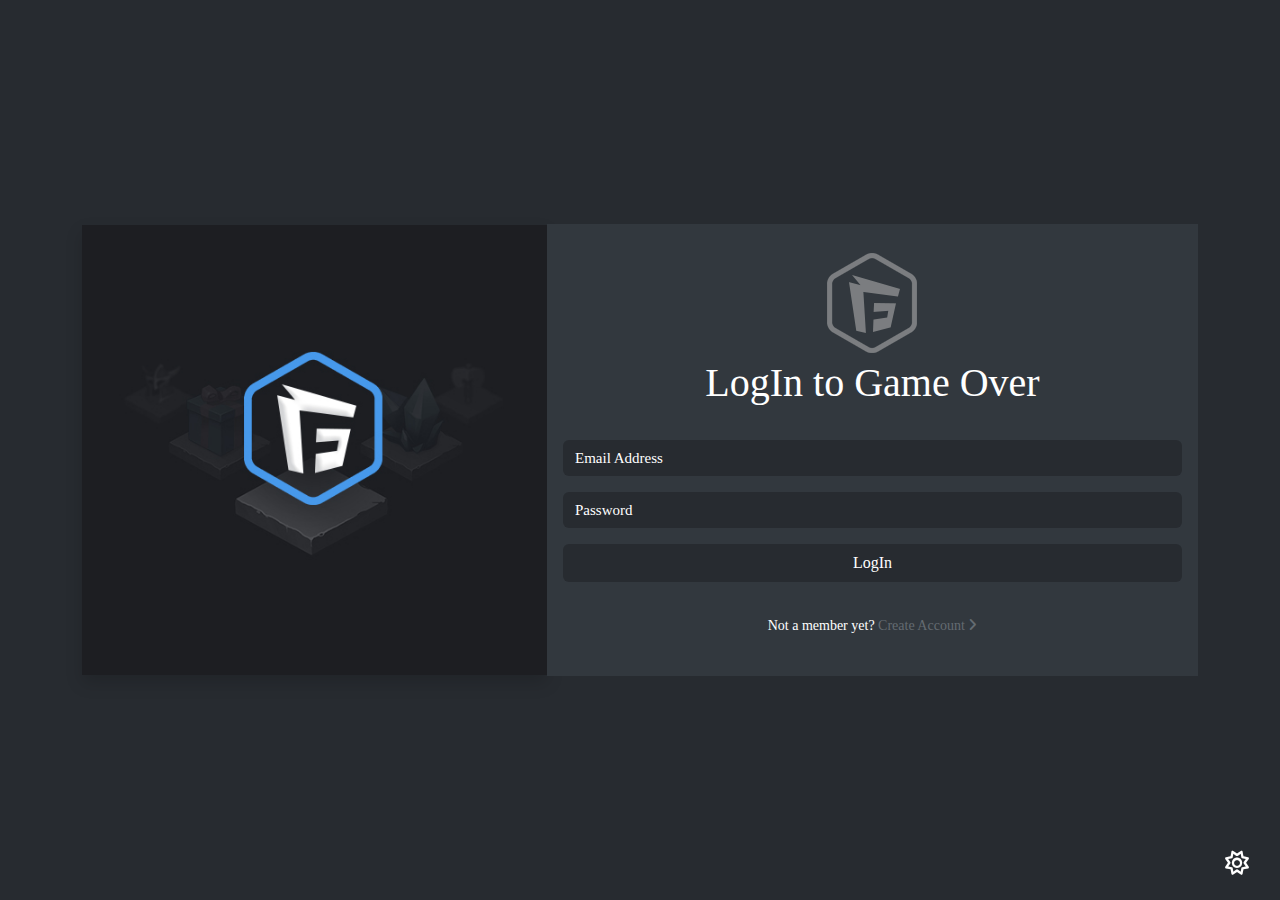
<file: index.html>
<!DOCTYPE html>
<html lang="en" data-theme="dark">
  <head>
    <meta charset="UTF-8" />
    
    <meta name="viewport" content="width=device-width, initial-scale=1.0" />
    <link rel="shortcut icon" href="images/logo-sm.png " type="image/x-icon" />
    <title>Game Over</title>
    <link rel="preconnect" href="https://fonts.googleapis.com" />
    <link rel="preconnect" href="https://fonts.gstatic.com" crossorigin />
    <link
      href="https://fonts.googleapis .com/css2?family=Comfortaa:wght@300..700&family=Nerko+One&display=swap"
      rel="stylesheet"
    />
    <link rel="stylesheet" href="css/all.min.css" />
    <link rel="stylesheet" href="css/bootstrap.min.css" />
    <link rel="stylesheet" href="css/main.css" />
  </head>
  <body>
    <!-- ======================  header ======================= -->
    <header>
      <section
        class="home min-vh-100 d-flex justify-content-center align-items-center"
      >
        <div class="container">
          <div
            class="row g-0 rounded justify-content-center align-items-center"
          >
            <!-- ====================  GAM Over IMG   ================= -->
            <div class="col-lg-5 shadow d-none d-md-block">
              <div class="Gam-img rounded">
                <div class="img"></div>
              </div>
            </div>
            <!-- ====================  GAM Over inputs   ================= -->
            <div class="col-lg-7">
              <div class="px-3 py-4 h-100 box-inputs">
                <header class="text-center">
                  <div class="gam-logo">
                    <img
                      src="images/logo-sm.png"
                      alt=" logo for Game over website"
                    />
                  </div>
                  <h1>LogIn to Game Over</h1>
                </header>
                <form id="form" class="form">
                  <div class="row g-3">
                    <div class="col-12">
                      <div class="form-data">
                        <input
                          type="email"
                          id="email"
                          class="form-control"
                          placeholder="Email Address"
                        />
                        <div class="alert alert-danger p-1 invalid-feedback">
                          <p class="m-0 ps-1">Email Is Required</p>
                          <p class="m-0 ps-1">InValid Email Formate</p>
                        </div>
                      </div>
                    </div>
                    <div class="col-12">
                      <div class="form-data">
                        <input
                          type="password"
                          id="password"
                          class="form-control"
                          placeholder="Password"
                        />
                        <div class="alert alert-danger p-1 invalid-feedback">
                          <p class="m-0 ps-1">Password Is Required</p>
                          <p class="m-0 ps-1">
                            Minimum eight characters, at least one letter and
                            one number
                          </p>
                        </div>
                      </div>
                    </div>
                    <div class="col-12">
                      <button type="submit" class="btn w-100">LogIn</button>
                    </div>
                  </div>
                </form>
                <p id="userMsg" class="msg-inputs text-center my-1"></p>
                <footer class="text-center">
                  <p class="log-p">Not a member yet?<a href="register.html">
                      <span class="log-a">Create Account</span>
                      <span><i class="fa-solid fa-angle-right"></i></span
                    ></a>
                  </p>
                </footer>
              </div>
            </div>
          </div>
        </div>
      </section>

      <span class="icon-dark position-fixed"
        ><i role="button" id="mode" class="fa-regular fa-sun fa-xl p-3"></i
      ></span>
    </header>

    <script src="js/index.js"></script>
    <script src="js/bootstrap.bundle.min.js"></script>
  </body>
</html>
</file>
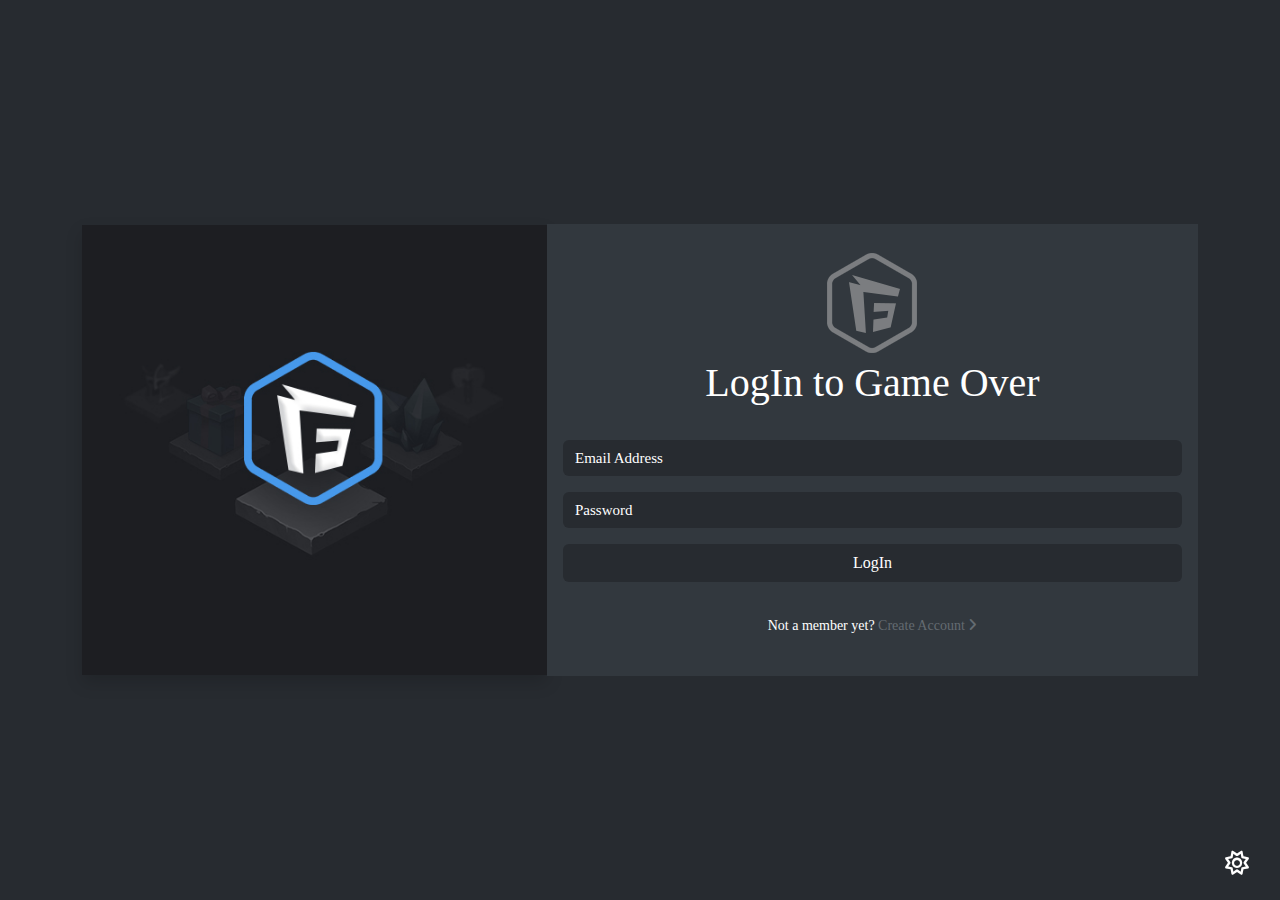
<file: details.html>
<!DOCTYPE html>
<html lang="en" data-theme="dark">
  <head>
    <meta charset="UTF-8" />
    <script src="js/auth.js"></script>
    <meta name="viewport" content="width=device-width, initial-scale=1.0" />
    <link rel="shortcut icon" href="images/logo-sm.png " type="image/x-icon" />
    <title>Game Over</title>
    <link rel="preconnect" href="https://fonts.googleapis.com" />
    <link rel="preconnect" href="https://fonts.gstatic.com" crossorigin />
    <link
      href="https://fonts.googleapis .com/css2?family=Comfortaa:wght@300..700&family=Nerko+One&display=swap"
      rel="stylesheet"
    />
    <link rel="stylesheet" href="css/all.min.css" />
    <link rel="stylesheet" href="css/bootstrap.min.css" />
    <link rel="stylesheet" href="css/details.css" />
  </head>
  <body>
    <!-- ======================  home ======================= -->
    <main>
      <section class="home">
        <div class="container">
          <!-- <h1 class="my-3 mb-4">
            Top Free Moba Games For PC And Browser In 2023!
          </h1> -->

          <!-- ======================== Card of Movies ======================= -->
          <div class="row g-4" id="rowData">
           
          </div>
        </div>
      </section>
      <span class="icon-dark position-fixed">
        <i role="button" id="mode" class="fa-regular fa-sun fa-xl p-3"></i>
      </span>
    </main>
    <!-- =====================  footer ======================= -->

    <script src="js/details.js"></script>
    <script src="js/bootstrap.bundle.min.js"></script>
  </body>
</html>
</file>
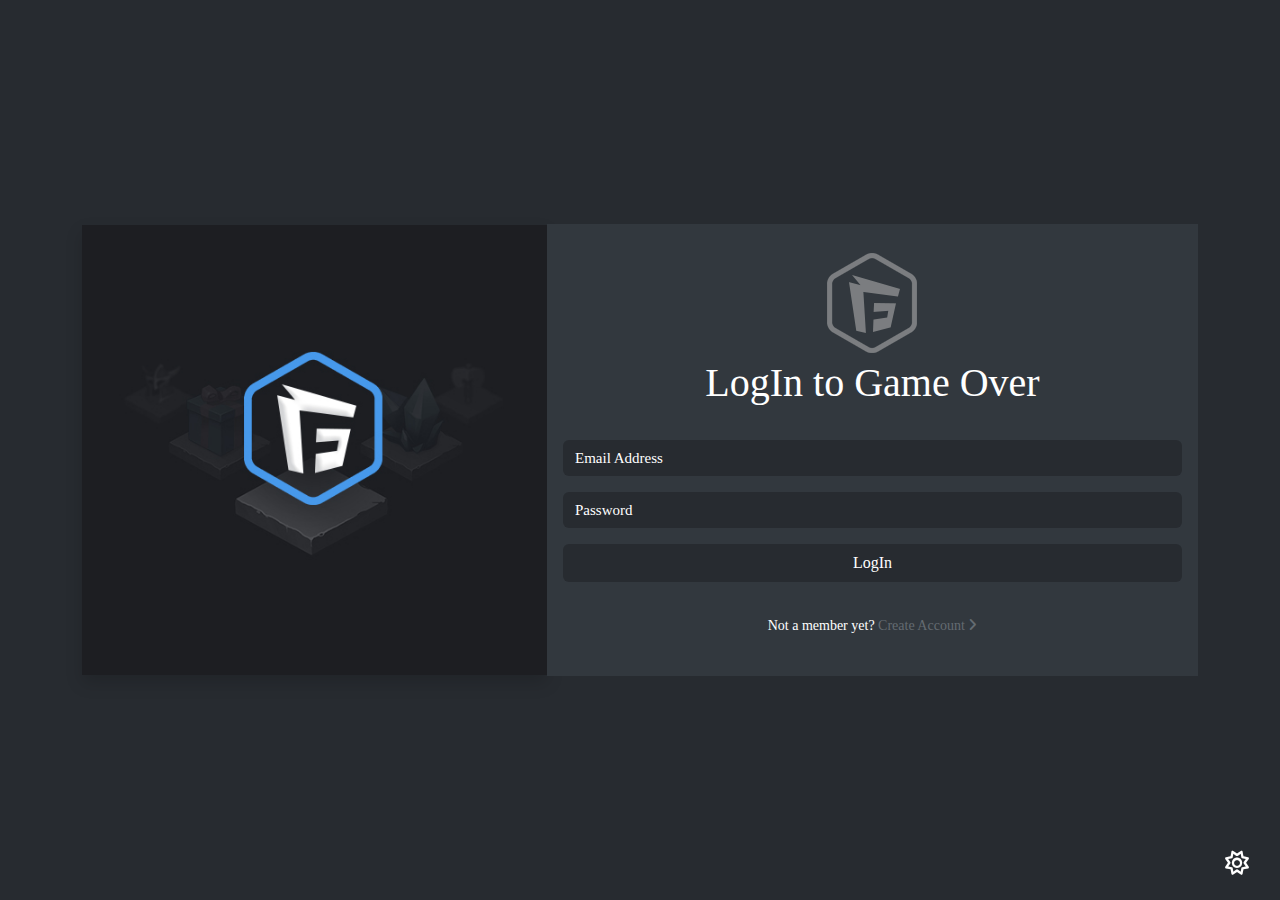
<file: home.html>
<!DOCTYPE html>
<html lang="en" data-theme="dark">
  <head>
    <meta charset="UTF-8" />
    <script src="js/auth.js"></script>
    <meta name="viewport" content="width=device-width, initial-scale=1.0" />
    <link rel="shortcut icon" href="images/logo-sm.png " type="image/x-icon" />
    <title>Game Over</title>
    <link rel="preconnect" href="https://fonts.googleapis.com" />
    <link rel="preconnect" href="https://fonts.gstatic.com" crossorigin />
    <link
      href="https://fonts.googleapis .com/css2?family=Comfortaa:wght@300..700&family=Nerko+One&display=swap"
      rel="stylesheet"
    />
    <link rel="stylesheet" href="css/all.min.css" />
    <link rel="stylesheet" href="css/bootstrap.min.css" />
    <link rel="stylesheet" href="css/home.css" />
  </head>
  <body>
    <!-- ======================  Navbar ======================= -->
    <nav class="navbar my-nav p-2 d-flex align-items-center navbar-expand-lg">
      <div class="container">
        <h5 class="navbar-brand d-flex align-items-center" href="#">
          <img
            src="images/logo-sm.png"
            max-width="40px"
            height="40px"
            class="pe-1"
            alt=" GAMEOVER logo"
          />
          <span>GAMEOVER</span>
        </h5>
        <button
          class="navbar-toggler"
          type="button"
          data-bs-toggle="collapse"
          data-bs-target="#navbarSupportedContent"
          aria-controls="navbarSupportedContent"
          aria-expanded="false"
          aria-label="Toggle navigation"
        >
          <span class="navbar-toggler-icon"></span>
        </button>
        <div class="collapse navbar-collapse" id="navbarSupportedContent">
          <ul class="navbar-nav mx-auto mb-2 .mylist mb-lg-0">
            <li class="nav-item">
              <a
                class="nav-link active"
                aria-current="page"
                data-category="MMORPG"
                href="#"
                >MMORPG</a
              >
            </li>
            <li class="nav-item">
              <a class="nav-link" data-category="SHOOTER" href="#">SHOOTER</a>
            </li>

            <li class="nav-item">
              <a class="nav-link" data-category="SAILING" href="#">SAILING</a>
            </li>

            <li class="nav-item">
              <a class="nav-link" data-category="PERMADEATH" href="#"
                >PERMADEATH</a
              >
            </li>

            <li class="nav-item">
              <a class="nav-link" data-category="SUPERHERO" href="#"
                >SUPERHERO</a
              >
            </li>

            <li class="nav-item">
              <a class="nav-link" data-category="PIXEL" href="#">PIXEL</a>
            </li>

            <li class="nav-item">
              <a class="nav-link" data-category="PVP" href="#">PVP</a>
            </li>

            <li class="nav-item">
              <a class="nav-link" data-category="ACTION" href="#">ACTION</a>
            </li>
          </ul>
          <ol class="navbar-nav mb-2 mb-lg-0">
            <li class="nav-item">
              <span id="logout-btn" class="nav-link logout-btn">LogOut</span>
            </li>
          </ol>
        </div>
      </div>
    </nav>
    <!-- ======================  home ======================= -->
    <main>
      <section class="home">
        <div class="container">
          <h1 class="my-3 mb-4">
            Top Free Moba Games For PC And Browser In 2023!
          </h1>
          <!-- ======================== Card of Movies ======================= -->
          <div class="row g-4" id="rowData">
            <div class="">
              <video muted="true" preload="none" loop src="" class=" "></video>
            </div>
          </div>
        </div>
      </section>
      <section>
        <div class="looding d-none">
          <span class="loader"></span>
        </div>
      </section>
      <span class="icon-dark position-fixed">
        <i role="button" id="mode" class="fa-regular fa-sun fa-xl p-3"></i>
      </span>
    </main>
    <!-- =====================  footer ======================= -->

    <script src="js/home.js"></script>
    <script src="js/bootstrap.bundle.min.js"></script>
  </body>
</html>
</file>
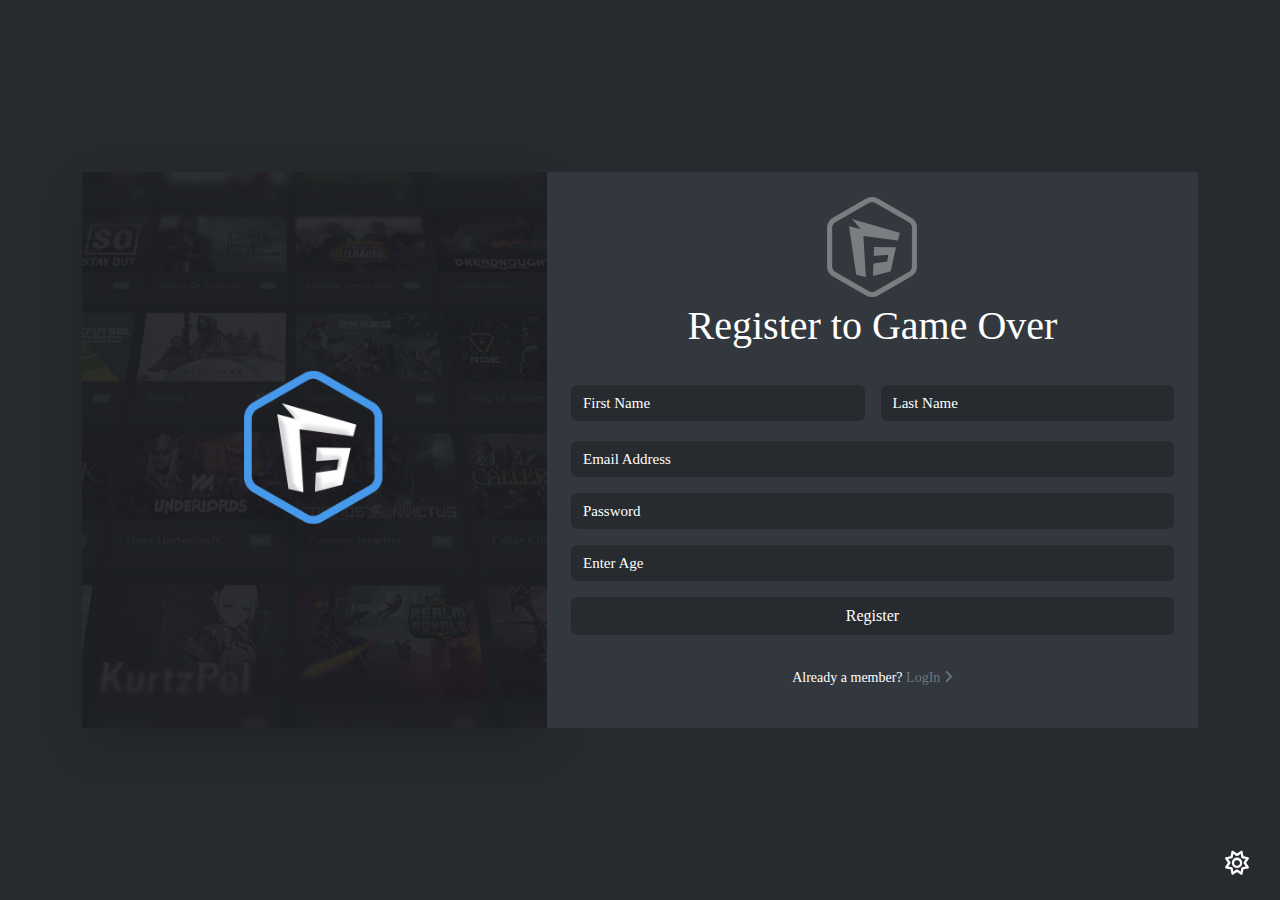
<file: register.html>
<!DOCTYPE html>
<html lang="en" data-theme="dark">
  <head>
    <meta charset="UTF-8" />
    
    <meta name="viewport" content="width=device-width, initial-scale=1.0" />
    <link rel="shortcut icon" href="images/logo-sm.png " type="image/x-icon" />
    <title>Game Over</title>
    <link rel="preconnect" href="https://fonts.googleapis.com" />
    <link rel="preconnect" href="https://fonts.gstatic.com" crossorigin />
    <link
      href="https://fonts.googleapis .com/css2?family=Comfortaa:wght@300..700&family=Nerko+One&display=swap"
      rel="stylesheet"
    />
    <link rel="stylesheet" href="css/all.min.css" />
    <link rel="stylesheet" href="css/bootstrap.min.css" />
    <link rel="stylesheet" href="css/register.css" />
  </head>
  <body>
    <!-- ======================  header ======================= -->
    <header>
      <section
        class="home min-vh-100 d-flex justify-content-center align-items-center"
      >
        <div class="container">
          <div
            class="row g-0 rounded justify-content-center align-items-center"
          >
            <!-- ====================  GAM Over IMG   ================= -->
            <div class="col-lg-5 d-none d-md-block">
              <div class="Gam-img shadow-lg rounded">
                <div class="img"></div>
              </div>
            </div>

            <!-- ====================  GAM Over inputs   ================= -->
            <div class="col-lg-7">
              <div class="p-4  box-inputs">
                <header class="text-center">
                  <div class="gam-logo">
                    <img
                      src="images/logo-sm.png"
                      alt=" logo for Game over website"
                    />
                  </div>
                  <h1>Register to Game Over</h1>
                </header>

                <form id="form" class="form">
                  <div class="row g-3">
                    <div class="col-6">
                      <div class="form-data">
                        <input
                          type="text"
                          id="fristName"
                          class="form-control mb-1"
                          placeholder="First Name"
                        />
                        <div
                          class="alert alert-danger p-1 invalid-feedback"
                        >
                          <p class="m-0 ps-1">First Name Is Required</p>
                          <p class="m-0 ps-1">Minmum Length 2 and Maxmum 20</p>
                        </div>
                      </div>
                    </div>
                    <div class="col-6">
                      <div class="form-data">
                        <input
                          type="text"
                          id="LastName"
                          class="form-control mb-1"
                          placeholder="Last Name"
                        />
                        <div
                          class="alert alert-danger p-1  invalid-feedback"
                        >
                          <p class="m-0 ps-1">Last Name Is Required</p>
                          <p class="m-0 ps-1">Minmum Length 2 and Maxmum 20</p>
                        </div>
                      </div>
                    </div>
                    <div class="col-12">
                      <div class="form-data">
                        <input
                          type="email"
                          id="email"
                          class="form-control"
                          placeholder="Email Address"
                        />
                        <div
                          class="alert alert-danger p-1  invalid-feedback"
                        >
                          <p class="m-0 ps-1">Email Is Required</p>
                          <p class="m-0 ps-1">InValid Email Formate</p>
                        </div>
                      </div>
                    </div>
                    <div class="col-12">
                      <div class="form-data">
                        <input
                          type="password"
                          id="password"
                          class="form-control"
                          placeholder="Password"
                        />
                        <div
                          class="alert alert-danger p-1 invalid-feedback"
                        >
                          <p class="m-0 ps-1">Password Is Required</p>
                          <p class="m-0 ps-1">
                            Minimum eight characters, at least one letter and
                            one number
                          </p>
                        </div>
                      </div>
                    </div>
                    <div class="col-12">
                      <div class="form-data">
                        <input
                          type="number"
                          id="age"
                          class="form-control"
                          placeholder="Enter Age"
                        />
                        <div
                          class="alert alert-danger p-1  invalid-feedback"
                        >
                          <p class="m-0 ps-1">Age Is Required</p>
                          <p class="m-0 ps-1">Minimum 10 Maxmum 80</p>
                        </div>
                      </div>
                    </div>
                    <div class="col-12 mb-2">
                      <button type="submit" id="btnSubmit" class="btn  w-100">Register</button>
                    </div>
                  </div>
                </form>
                <p id="userMsg" class="msg-inputs my-1"></p>
                <footer class="text-center mb-0 mt-4">
                  <p class="my-3 log-p">
                   
                    <span class="log-a"> Already a member?</span>
                    <a href="index.html">
                      LogIn <span><i class="fa-solid fa-angle-right"></i></span
                    ></a>
                  </p>
                </footer>
              </div>
            </div>
          </div>
        </div>
      </section>

      <span class="icon position-fixed"
        ><i role="button" id="mode" class="fa-regular fa-sun fa-xl p-3"></i
      ></span>
    </header>

    <script src="js/register.js"></script>
    <script src="js/bootstrap.bundle.min.js"></script>
  </body>
</html>
</file>
<file: css/main.css>
*,
*::after,
*::before {
  box-sizing: border-box;
}


/*  =========== dark or light mood =========== */

[data-theme="light"] {
  --main-color: #eeeeee;
  --seconde-color: #909396;
  --color-text: #000;
  --btn-main-color: #414550;
  --ancor-color:#6c757d;
} 

[data-theme="dark"] {
  --main-color: #272b30;
  --seconde-color: #32383e;
  --color-text: #fff;
  --btn-main-color: #0d0d31;
  --ancor-color: #646B71;
}

a{
  text-decoration: none;
  color: var(--ancor-color) ;
} 

body {
  font-family: "Comfortaa", cursive;
}
.home{
  background-color: var(--main-color);
}

h1,
h2,
h3,
h4,
h5,
h6 {
  font-family: "Nerko One", cursive
}
.icon-dark{
  display: block;
  /* color: #fff; */
  color: var(--color-text);
  bottom: 1.25rem;
  right: .9375rem;
}

.box-inputs h1 {
  font-size: 2.5rem;
  font-weight: 400;
  line-height: 1.2;
  margin-top: .125rem;
  margin-bottom: 2.0625rem;
  color: var(--color-text);
  }

.home .box-inputs {
/* background-color: #3D4145; */
background-color: var(--seconde-color);
}
.Gam-img .img{
  background-image:url(../images/login.jpg);
  background-position: center;
  background-size: cover;
  min-height: 28.1rem;
}
.gam-logo {
padding-top: .2188rem;
padding-bottom: .1875rem;
}

::placeholder{
  color:var(--color-text) !important;
  font-size: .9375rem;
}
.box-inputs input{
  border: 0;
  background-color: var(--main-color);
  color: var(--color-text);
}

.box-inputs input:focus{
  color: var(--color-text);
  /* background-color: var(--btn-main-color); */
  background-color: var(--main-color);
}

.box-inputs button{
  color: var(--color-text);
  margin-bottom: .875rem;
  background-color: var(--main-color);
   /* background-color: var(--btn-main-color); */
}

.box-inputs button:hover{
  color: var(--color-text);
  /* background-color: var(--seconde-color); */
  background-color: var(--btn-main-color);
}

.box-inputs footer p {
  font-size: .875rem !important;
  color: var(--color-text);
  margin-top: 1.1875rem !important;
}
.box-inputs footer p a{
  /* color:var(seconde-color); */
  color: var( #909396);
  /* color: var(--main-color); */
}

.log-p{

  color: var(--color-text) !important;
}

.log-a{
  display: inline-block;
  color: var(--ancor-color);
}
</file>
<file: css/details.css>
*::after,
*::before {
  box-sizing: border-box;
}

/*===================== light && Dark mood =====================*/

[data-theme="light"] {
  --main-color: #eeeeee;
  --seconde-color: #909396;
  --color-text: #000;
  --btn-main-color: #414550;
} 

[data-theme="dark"] {
  --main-color: #272b30;
  --seconde-color: #32383e;
  --color-text: #fff;
  --btn-main-color: #0d0d31;
}

/* ======================= */

body {
  font-family: "Comfortaa", sans-serif;
  background-color: var(--main-color);
  min-height: 100vh;
}
a {
  text-decoration: none;
}

h1,
h2,
h3,
h4,
h5,
h6 {
  font-family: "Nerko One", cursive;
  font-weight: 400;
}

h1 {
  font-size: 40px;
  font-weight: 500;
  color: var(--color-text);
}
h2 {
  font-size: 40px;
  color: var(--color-text);
}

nav a {
  color: var(--color-text);
}

.li-2 {
  color: #09c;
}

.breadcrumb-item +.breadcrumb-item::before {
  color: var(--color-text) !important;
}

.home .card { 
  color: var(--color-text) !important;
  background-color:   transparent;
}
.home .card-p{
  padding: 10px;
  color: var(--color-text);
}

.home .caption p{
    color: var(--color-text) !important;
    line-height: 1.7;
}
.home .card .card-body h5 {
  font-size: 1.125rem;
  font-weight: 500;
}
.home .card .card-body p {
  font-size: 0.875rem;
  font-weight: 500;
  color: var(--color-text) !important;
  margin-bottom: 0;
}
.home .card .card-footer p {
  font-size: 0.875rem;
  margin: 0.25rem;
}

.icon-dark {
  display: block;
  color: var(--color-text);
  bottom: 1.25rem;
  right: 0.9375rem;
}
</file>
<file: css/home.css>
*::after,
*::before {
  box-sizing: border-box;
}

/*  light && Dark mood */
html{
  transition: 5s;
}
[data-theme="light"] {
  --main-color: #eeeeee;
  --seconde-color: #909396;
  --color-text: #000;
  --btn-main-color: #414550;
} 

[data-theme="dark"] {
  --main-color: #272b30;
  --seconde-color: #32383e;
  --color-text: #fff;
  --btn-main-color: #0d0d31;
}

/* ======================= */
body {
  font-family: "Comfortaa", sans-serif;
  background-color: var( --main-color);
}
a {
  text-decoration: none;
}

h1,
h2,
h3,
h4,
h5,
h6 {

    font-family: "Nerko One", cursive;
    font-weight: 400;
}

h1{
    font-size: 24px;
    font-weight: 500;
    color: var(--color-text);
}
nav {
  border-bottom: double .0625rem  var(--color-text);
}
.my-nav {
  background-color: var(--main-color);
  color: var(--color-text);
}

.my-nav button{
  color: var(--main-color);
  background-color: var(--color-text) ;
 
}
.my-nav .navbar-brand span{
  color: var(--color-text);
  font-size: 1.25rem;
  font-weight: 400;
}
.my-nav .nav-item .nav-link {
  color: var(--color-text);
  font-size: .9375rem;
  font-weight: 500;
  transition: .5s;
}
.my-nav .nav-item .nav-link:hover{
  color: #09c;
}
.active{
  color: #09c !important;
}
.my-nav .logout-btn{
cursor: pointer;

}

.home .card{
  /* transition: .4s ease-in-out; */
  transition: 0.5s, filter 0.5s 0.1s;
  cursor: pointer;
  color: var(--color-text);
  transform: scale(.9);
  background-color: var(--main-color);
  filter: grayscale(0.7);
  transition: transform 0.5s, filter 0.5s 0.1s;
}

.home .card:hover{
  transform: scale(1);
  filter: grayscale(0)
 }

.home .card .card-body h5{
  font-size: 1.125rem;
  font-weight: 500;
}
.home .card .card-title{
  font-size: 14px !important;
}
.home .card .card-body p{
  font-size: .875rem;
  font-weight: 500;
  color: var(--color-text);
  margin-top: .375rem;
  margin-bottom: 0;
}
.home .card .card-footer p{
font-size: .8438rem;
padding-inline: .5rem;
padding-block: .25rem;
margin-block:.25rem;
background-color:  var(--seconde-color);
}

  .home .card .card-footer{
    padding-block: .3125rem ;
  }

  .icon-dark{
    display: block;
    color: var(--color-text );
    bottom: 1.25rem;
    right: .9375rem;
  }


  .looding{
    background-color: rgba(0, 0, 0, .9);
    position: fixed;
    inset: 0;
    display: grid;
    place-content: center;
  }


  .loader {
    width: 55px;
    height: 55px;
    display: flex;
    animation: rotate 1.5s infinite linear;
  }

  .loader:before,
  .loader:after {
    content:"";
    flex:1;
    background:#fff;
    animation: mvx 0.5s infinite linear alternate;
  }
  .loader:before {
    background: #FF3D00;
    animation-name:mvrx;
  }

  @keyframes rotate {
    100% {transform: rotate(360deg)}
  }
  @keyframes mvx {
    0% {transform: translateX(-15px)}
    100% {transform: translateX(15px)}
  }
  @keyframes mvrx {
    0% {transform: translateX(15px)}
    100% {transform: translateX(-15px)}
  }
</file>
<file: css/register.css>
*,
*::after,
*::before {
  box-sizing: border-box;
}

/*  =========== dark or light mood =========== */

[data-theme="light"] {
  --main-color: #eeeeee;
  --seconde-color: #909396;
  --color-text: #000;
  --btn-main-color: #414550;
}  

 [data-theme="dark"] {
  --main-color: #272b30;
  --seconde-color: #32383e;
  --color-text: #fff;
  --btn-main-color: #0d0d31;
}

/* \\\\\\\\\\\\\\\\\\\\\\\\\\\\\\ */

a {
  text-decoration: none;
  color: #6c757d;
  /* color: var(--seconde-color); */
}

body {
  font-family: "Comfortaa", cursive !important;
}

.home {
  background-color: var(--main-color);
}

h1,
h2,
h3,
h4,
h5,
h6 {
  font-family: "Nerko One", cursive !important;
}
.icon {
  display: block;
  /* color: #fff; */
  color: var(--color-text);
  bottom: 1.25rem;
  right: 0.9375rem;
}

.box-inputs h1 {
  font-size: 2.5rem;
  font-weight: 400;
  line-height: 1.2;
  margin-top: 0.25rem;
  margin-bottom: 2.1875rem;
  color: var(--color-text);
}

.home .box-inputs {
  /* background-color: #3d4145; */
  background-color: var(--seconde-color);
}
.img {
  background-image: url(../images/register.jpg);
  background-position: center;
  background-size: cover;
  min-height: 34.75rem;
}

::placeholder {
  color: var(--color-text) !important;
  font-size: 0.9375rem;
}

.box-inputs input {
  border: 0;
  background-color: var(--main-color);
  /* background-color: #272b30; */
  color: var(--color-text);
}

.box-inputs input:focus {
  color: var(--color-text);
  background-color: var(--main-color);
  /* background-color: var(--btn-main-color); */
}
.box-inputs button {
  color: var(--color-text);
  background-color: var(--main-color);
  /* background-color: #272729; */
}
.box-inputs button:hover {
  /* background-color: var(--seconde-color); */
  background-color: var(--btn-main-color);
  color: var(--color-text) ;
}
input[type="number"]::-webkit-outer-spin-button,
input[type="number"]::-webkit-inner-spin-button {
    -webkit-appearance: none;
    margin: 0;
}

footer p {
  font-size: 0.875rem !important;
  color: var(--color-text);
}
.msg-inputs{
  color: var(--color-text);
  text-align: center;
}
.log-p{

  color: var(--color-text) !important;
}

.log-a{
  display: inline-block;
  color: var(--ancor-color);
}
</file>
